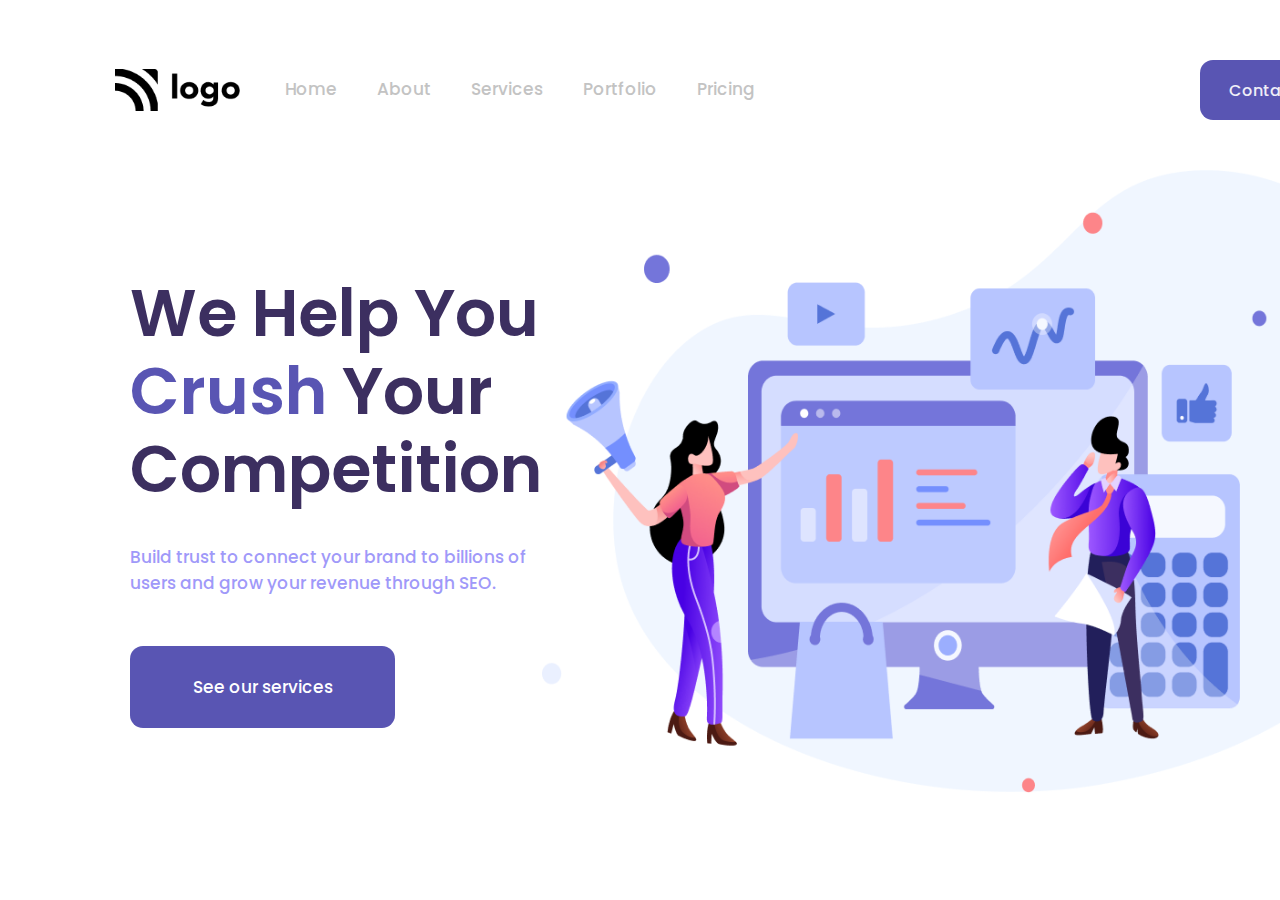
<file: Pure Html and Css Web Pages/Assignment Projects/1. Project 25th July/Index.html>
<!DOCTYPE html>
<html lang="en">
<head>
    <meta charset="UTF-8">
    <meta name="viewport" content="width=device-width, initial-scale=1.0">
    <title>Loco</title>
    <link rel="stylesheet" href="./style/style.css">
    <link rel="preconnect" href="https://fonts.googleapis.com">
<link rel="preconnect" href="https://fonts.gstatic.com" crossorigin>
<link href="https://fonts.googleapis.com/css2?family=Poppins&display=swap" rel="stylesheet">
</head>
<body>
    <nav>
        <div class="nav">
            <div class="logo">
                <img src="./assets/Logo.png" alt="">
            </div>
            <div class="list">
                <div class="container">
                <div class="items">Home</div>
                <div class="items">About</div>
                <div class="items">Services</div>
                <div class="items">Portfolio</div>
                <div class="items">Pricing</div>
                </div>
           </div>
           <div class="button-group">
            <div>
                <button class="button">Contact Us</button>
            </div>
           </div>
        </div>
    </nav>
    <!-- Main section -->
    <div class="Main">
        <section class="main-sec">
            <div class="first-container">
                <div>
                    <h1 class="heading-text">
                        We Help You <span>Crush</span> Your Competition
                      </h1>
                      <p class="description">
                        Build trust to connect your brand to billions of users and grow
                        your revenue through SEO.
                      </p>
                      <button class="nav-button btn">See our services</button>
                </div>
                <!-- right text -->
                <div>
                    <img src="./assets/Header Illustration.png" alt="">
                </div>
            </div>
        </section>

    </div>    
</body>
</html>
</file>
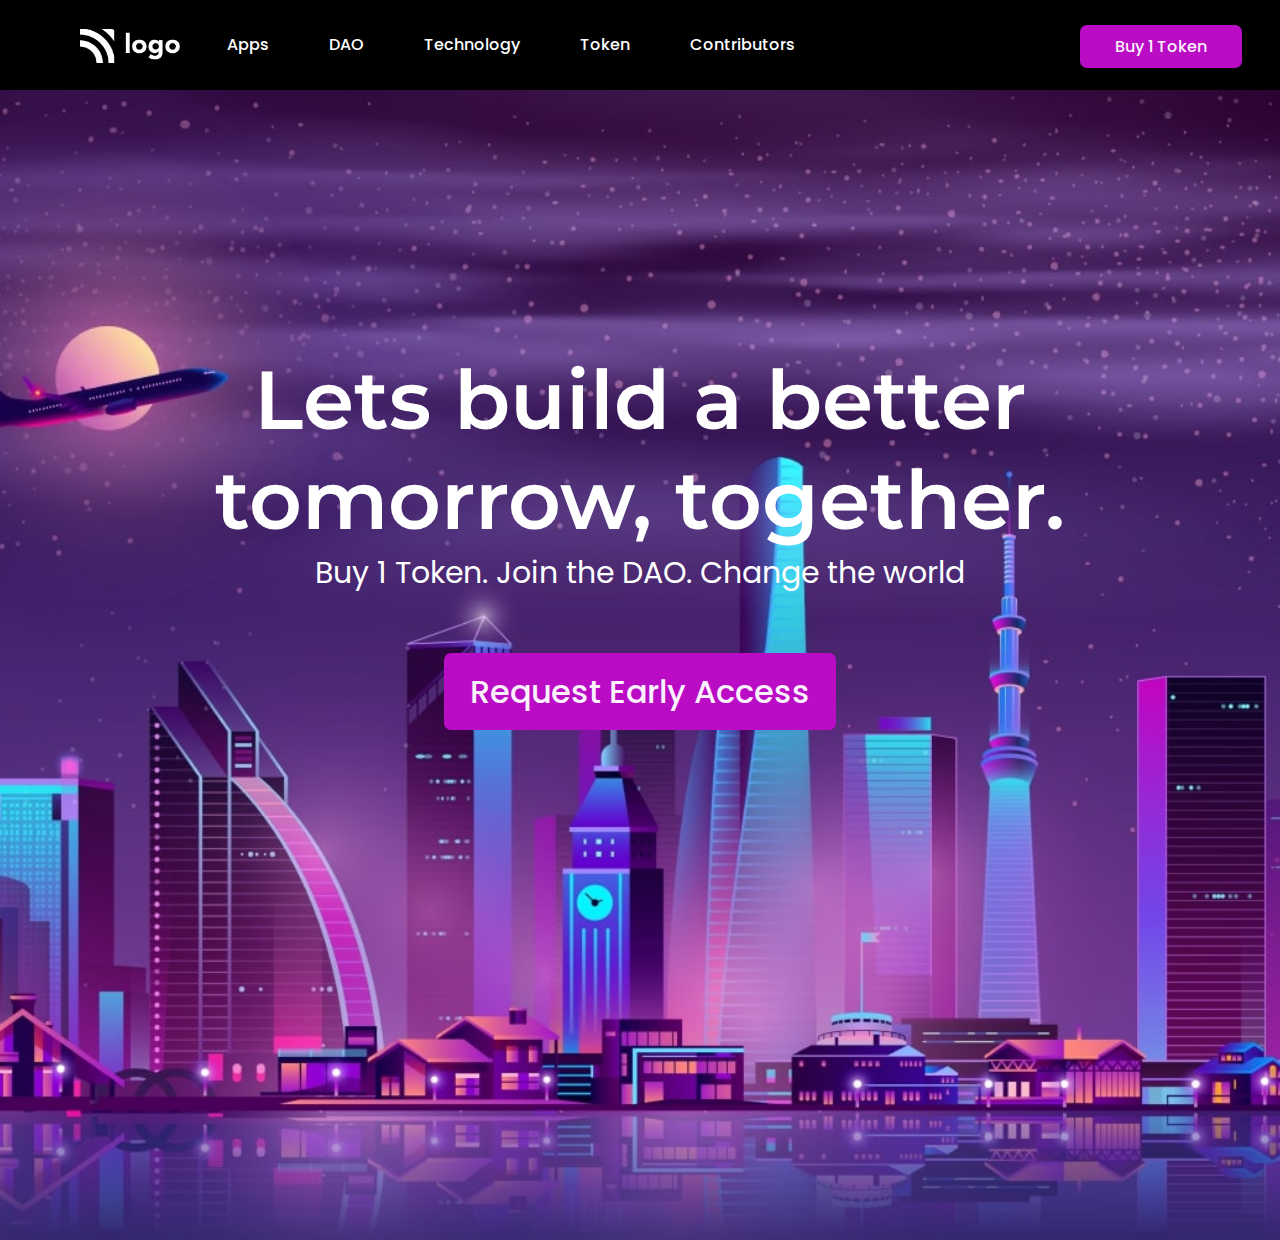
<file: Pure Html and Css Web Pages/Assignment Projects/2. Project 26th July/Index.html>
<!DOCTYPE html>
<html lang="en">
  <head>
    <meta charset="UTF-8" />
    <meta http-equiv="X-UA-Compatible" content="IE=edge" />
    <meta name="viewport" content="width=device-width, initial-scale=1.0" />
    <link rel="stylesheet" href="style.css" />
    <link rel="preconnect" href="https://fonts.googleapis.com" />
    <link rel="preconnect" href="https://fonts.gstatic.com" crossorigin />
    <link
      href="https://fonts.googleapis.com/css2?family=Poppins:wght@200;300;400;500;600;700;800&display=swap"
      rel="stylesheet"
    />
    <link rel="preconnect" href="https://fonts.googleapis.com" />
    <link rel="preconnect" href="https://fonts.gstatic.com" crossorigin />
    <link
      href="https://fonts.googleapis.com/css2?family=Montserrat:wght@600;700;800&display=swap"
      rel="stylesheet"
    />

    <title>Crypto Market</title>
  </head>
  <body>
    <div class="container">
      <section aria-label="navbar">
        <nav class="navbar">
          <div>
            <img src="./assets/white-logo.png" alt="logo" class="logo" />
          </div>
          <div class="line"></div>
          <div class="grow-list">
            <ul class="list">
              <li class="list-item">Apps</li>
              <li class="list-item">DAO</li>
              <li class="list-item">Technology</li>
              <li class="list-item">Token</li>
              <li class="list-item">Contributors</li>
            </ul>
          </div>
          <div>
            <button class="button-small">Buy 1 Token</button>
          </div>
        </nav>
      </section>
      <!-- Hero Section -->
      <section aria-label="hero">
        <div class="hero">
          <h1 class="hero-heading">Lets build a better tomorrow, together.</h1>
          <p class="hero-description">
            Buy 1 Token. Join the DAO. Change the world
          </p>
          <button class="button-large">Request Early Access</button>
        </div>
      </section>
    </div>
  </body>
</html>
</file>
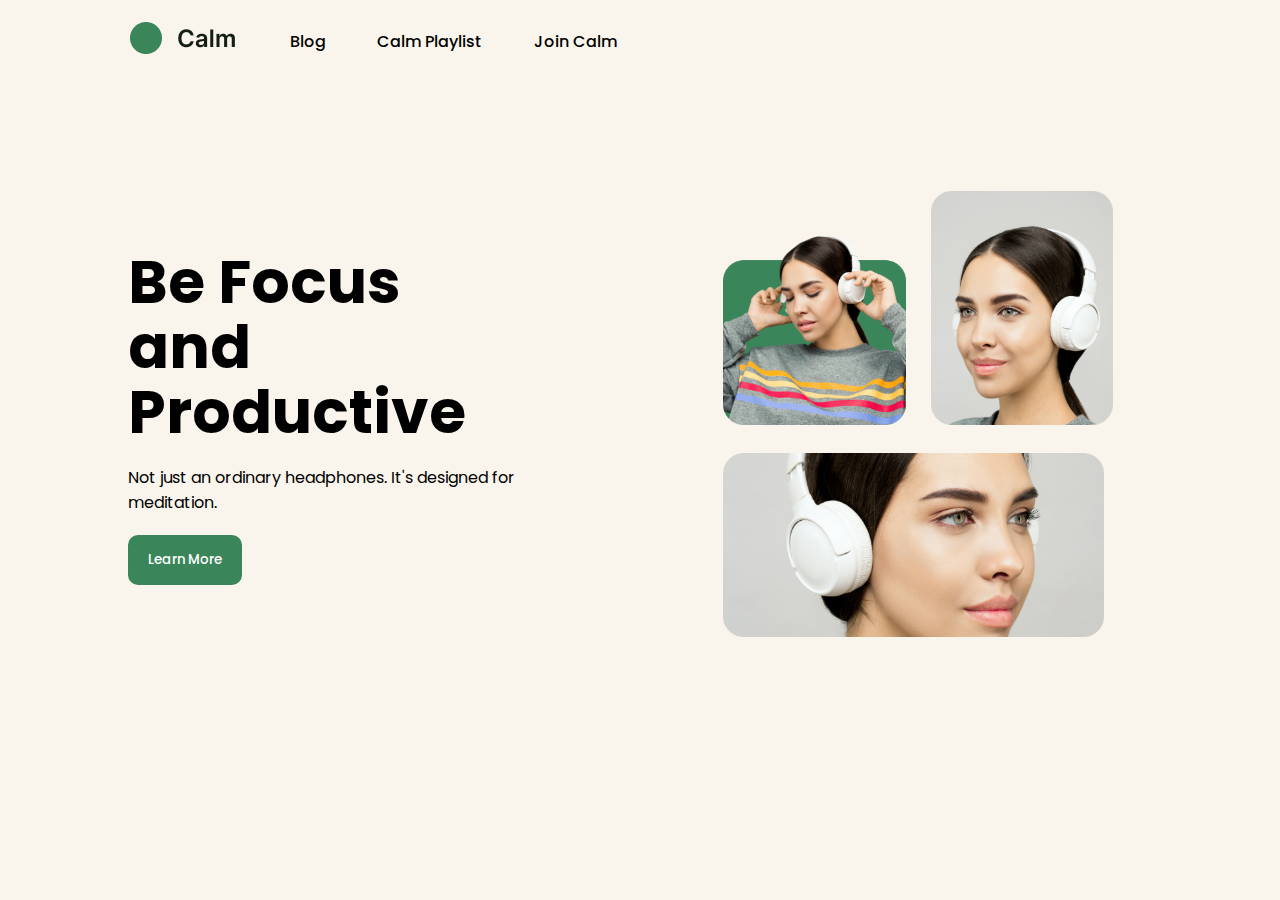
<file: Pure Html and Css Web Pages/Class projects/4. Project 29th July/Index.html>
<!DOCTYPE html>
<html lang="en">
<head>
    <meta charset="UTF-8">
    <meta http-equiv="X-UA-Compatible" content="IE=edge">
    <meta name="viewport" content="width=device-width, initial-scale=1.0">
    <link rel="stylesheet" href="./style/style.css">
    <title>Project 1</title>
    <link rel="preconnect" href="https://fonts.googleapis.com">
    <link rel="preconnect" href="https://fonts.gstatic.com" crossorigin>
    <link href="https://fonts.googleapis.com/css2?family=Poppins:ital,wght@0,200;0,300;0,400;0,500;0,600;1,400;1,500;1,600&display=swap" rel="stylesheet">
</head>
<body>
    <!-- Navbar -->
    <nav>
        <ul>
            <li> <img src="./images/logo.png"/> </li>
            <li>Blog</li>
            <li>Calm Playlist</li>
            <li>Join Calm</li>
        </ul>
    </nav>
    <!--  Main Section -->
    <main>
        <!-- Left Section -->
        <div class="leftmain">
            <h1>Be Focus and Productive</h1>
            <p>Not just an ordinary headphones. It's designed for meditation.</p>
            <button>Learn More</button>
        </div>
        <!-- Right Section -->
        <div class="rightmain">
            <!-- Upper Image -->
            <div>
                <img src="./images/img1.png" alt="Image 1">
                <img src="./images/img2.png" alt="">
            </div>
            <!-- Lower Image -->
            <div>
                <img src="./images/img3.png" alt="Image 3">
            </div>

        </div>
    </main>

</body>
</html>
</file>
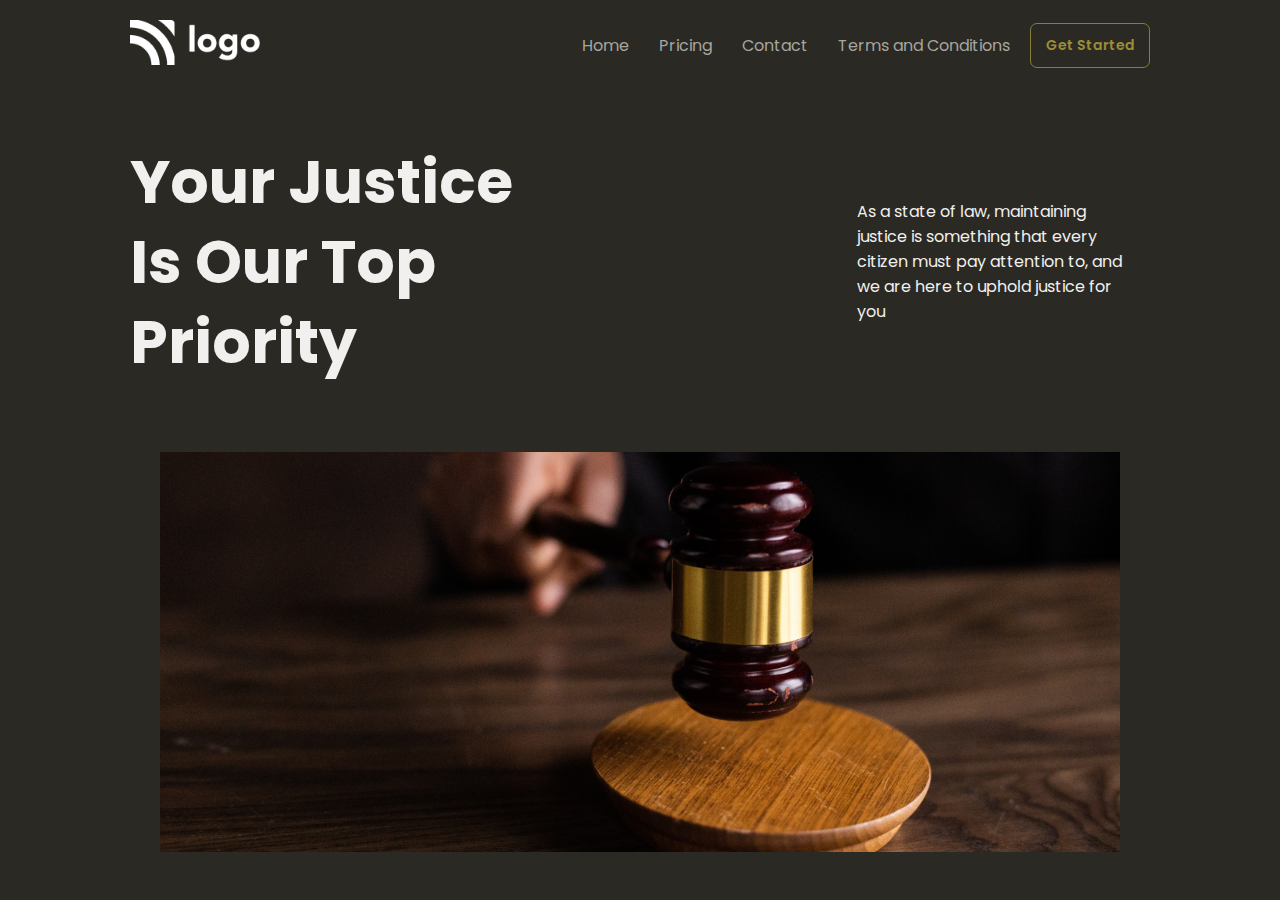
<file: Pure Html and Css Web Pages/Class projects/6. Project 29th July/Index.html>
<!DOCTYPE html>
<html lang="en">
<head>
    <meta charset="UTF-8">
    <meta http-equiv="X-UA-Compatible" content="IE=edge">
    <meta name="viewport" content="width=device-width, initial-scale=1.0">
    <title>Justice</title>
    <link rel="stylesheet" href="./Style/style.css">
    <link rel="preconnect" href="https://fonts.googleapis.com">
    <link rel="preconnect" href="https://fonts.gstatic.com" crossorigin>
    <link href="https://fonts.googleapis.com/css2?family=Poppins:ital,wght@0,200;0,300;0,400;0,500;0,600;0,700;1,400;1,500;1,600&display=swap" rel="stylesheet">
</head>
<body>
    <div class="body">
        <div class="container">
            <nav class="navbar" aria-label="Navbar">
                <div class="logo">
                    <img src="./assets/white-logo.png" alt="">
                </div>
                <div class="nav-items">
                    <ul class="grow-list">
                        <li class="list-item">Home</li>
                        <li class="list-item">Pricing</li>
                        <li class="list-item">Contact</li>
                        <li class="list-item">Terms and Conditions</li>
                    </ul>
                    <button type="text">Get Started</button>
                </div>
            </nav>
        </div>
        <section class="main-section">
            <div class="main-upper">
                <h1>Your Justice Is Our Top Priority</h1>
                <p>
                    As a state of law, maintaining justice is something that every citizen must pay attention to, and we are here to uphold justice for you
                </p>
            </div>
            <div class="main-lower">
                <img src="./assets/banner.png" alt="">
            </div>
        </section>
    </div>
</body>
</html>
</file>
<file: Pure Html and Css Web Pages/Assignment Projects/1. Project 25th July/style/style.css>
*{
    font-family: 'Poppins', sans-serif;
    margin: 0;
    padding: 0;
}
body{
    max-width: 1440px;
    margin-left:auto;
    margin-right:auto;
}

.nav{
    margin: 60px 0px 0px 55px;
    font-family: 'Poppins', sans-serif;
    font-weight: 500;
    font-size: 17px;
    color: #c3c3c3;
    display: flex;
    justify-content: space-around;
}

.nav>div>img{
    margin-top: 9px;
    margin-left: 60px;
    height: 42px;
    width: 125px;
}

.list{
    margin-right: 425px;
    margin-left: 45px;
    padding-left: 0px;
}

.container{
    margin-top: 16px;
    display: flex;
    list-style: none;
    justify-items: start;
    gap: 40px;
    cursor: pointer;
}

.items:hover{
    color: #111111;
}

.button-group{
    margin-right: 100px;
    margin-left: 20px
}

.button{
    background-color: #5955b3;
    border: none;
    color: #efeef7;
    font-family: 'Poppins', sans-serif;
    cursor: pointer;
}


.button::after{
    content: '';
    transform: scale(0);
}

.button:hover{
    transform: scale(1.08);
}

.button{
    height: 60px;
    width: 150px;
    border-radius: 13px;
    font-weight: 500;
    font-size: 16px;
}

.first-container{
     display: flex;
}

.heading-text{
    font-size: 65px;
    color: #3c2f60;
    margin: 0px 0px 0px 0px;
    line-height: 78px;
    font-weight: 600;
}

.heading-text span{
    color: #5955b3;
    margin: 0;
    padding: 0;
}

.first-container div:nth-child(1){
    margin: 155px 0px 0px 130px;
}

/* description text */

.description{
    font-weight: 500;
    font-size: 17px;
    color: #9f99f9;
    width: 400px;
    margin-top:35px;
}

.btn{
    margin-top: 50px;
    height: 82px;
    width: 265px;
    border-radius: 13px;
    font-weight: 500;
    font-size: 17px;
    background-color:#5955b3;
    border: none;
    color: #fff;
    cursor: pointer;
}

.first-container div:last-child{
    margin-top: 50px;
}

.first-container div img{
    width: 800px;
}

.btn:hover{
    transform: scale(1.03);
}
</file>
<file: Pure Html and Css Web Pages/Assignment Projects/2. Project 26th July/style.css>
/* You can not modify anything in the HTML */
/* You can only modify the CSS file */



* {
    font-family: Poppins;
    margin: 0;
    padding: 0;
}



/* NAVBAR */ 

.navbar {
    display: flex;
    background-color: #000000;
    justify-content: space-between;
    height: 90px;
}
/* line */
.navbar div:nth-child(2) {
    background-color: #fff;
    height: 50px;
    width: 1px;
    margin: 20px 0px 0px 0px;
}
/*logo*/
.navbar div:nth-child(1){
    margin: 25px 10px 0px 80px;
}
nav div img {
    margin: 4px 12px 0px 0px;
    width: 100px;
}
/* Navbar list */
.list {
    display: flex;
    list-style: none;
    gap: 60px;
    color: #ffffff;
    margin: 32px 285px 0px 25px;
    font-size: 16px;
    font-weight: 500;
}
.list-item {
    cursor: pointer;
}
.list-item::after {
    position: relative;
    top: -2px;
    content: "";
    display: inline-block;
    width: 5px;
    height: 5px;
    border-right: 2px solid #ffffff;
    border-top: 2px solid #ffffff;
    margin-left: 2px;
    opacity: 0;
}
.list-item:hover::after {
    opacity: 1;
    left: 10px;
    transform: rotate(135deg);
    transition: transform .2s ease-in-out;
}




/*Navbar Button*/
.button-small {
    margin: 25px 98px 0px 0px;
    height: 43px;
    width: 162px;
    border-radius: 7px;
    background-color: #ba0cc5;
    color: #fbf1fc;
    font-size: 16px;
    font-weight: 500;
    border: none;
    cursor: pointer;
}
.button-small:hover {
    transform: scale(1.07);
    transition: transform .2s ease-in-out;
}

/* Hero Section */

.hero {
    display: flex;
    flex-direction: column;
    justify-content: center;
    align-items: center;
    background-image:url('./assets/bg.jpg');
    height: 100vh;
    background-repeat: no-repeat;
    background-position: center;
    background-size: cover;
    padding-bottom: 250px;
}

.hero-heading {
    font-size: 82px;
    color: #ffffff;
    width: 900px;
    text-align: center;
    font-weight: 600;
    line-height: 100px;
    /* margin-top: 30px; */
    font-family: Montserrat;
}

.hero-description {
    font-size: 30px;
    color: #ffffff;
    font-weight: 400;
}

.button-large {
    height: 77px;
    width: 392px;
    border-radius: 7px;
    background-color: #ba0cc5;
    color: #fbf1fc;
    font-size: 32px;
    font-weight: 500;
    border: none;
    margin-top: 57px;
    cursor: pointer;
}

.button-large:hover {
    transform: scale(1.05);
    transition: transform .2s ease-in-out;
}
</file>
<file: Pure Html and Css Web Pages/Class projects/4. Project 29th July/style/style.css>
*{
    margin: 0;
    padding: 0;
    box-sizing: border-box; /* Search */
    background: #F9F5ED;
    font-family: 'Poppins', sans-serif;
}

body{
    max-width: 1440px;
    margin-left: auto;
    margin-right: auto;
}


nav{
    padding: 20px 10%;
    height: 15vh;
}

nav ul {
    display: flex;
    align-items: center;

}

nav ul li {
    list-style: none;
    margin-right: 5%;
    /* gap: 50px; */
    font-weight: 500;
}


/* CSS for HERO Section */

main{
    display: flex;
    align-items: center;
    justify-content: center;
    margin-left: 10%;
}

.leftmain{
    width: 40%;
}

.leftmain h1{
    font-size: 60px;
    line-height: 65px;
}

.leftmain p{
    margin: 5% 0;
}

.leftmain button{
    padding: 15px 20px;
    border: none;
    background-color: #3b855b;
    border-radius: 10px;
    color: white;
    font-weight: 500;
}

.rightmain{
    width: 60%;
    margin-left: 12%;
    padding: 4%;
}

.rightmain div img  {
    margin: 2%;
    
}
.rightmain div:first-child img{
    width: 35%;
}
.rightmain div:nth-child(2) img{
    width: 73%;
}
</file>
<file: Pure Html and Css Web Pages/Class projects/6. Project 29th July/Style/style.css>
* {
    margin: 0;
    padding: 0;
    box-sizing: border-box;
    font-family: 'Poppins', sans-serif;
    background-color: #2b2923;
}
.body {
    max-width: 1440px;
    /* margin-left: auto;
    margin-right: auto; */
}

.navbar {
    display: flex;
    color: #f1f0ee;
    justify-content: space-between;
    align-items: center;
    margin: 20px 130px 0px 130px;
}
.nav-items {
    display: flex;
    justify-content: center;
    align-items: center;
}

.grow-list {
    display: flex;
    list-style: none;
    color: #a7a59f;
    gap:30px;
    margin: 0px 20px 0px 0px;
}
.list-item:hover {
    color: #ffffff;
    cursor: pointer;
}


.logo img {
    width: 130px;
}


.nav-items button {
    color: #9d8d36;
    border: 1px solid #8b7e33;
    border-radius: 7px;
    height: 45px;
    width: 120px;
    font-weight: 600;
    font-size: 14px;
}
.nav-items button:hover {
    cursor: pointer;
    transform: scale(1.05);
    transition: all .15s ease-in-out;
}



.main-section {
    margin-top: 30px;
    margin-left: 130px;
    margin-right: 130px;
}

.main-upper {
    display: flex;
    align-items: center;
    justify-content: space-between;
    margin-bottom: 70px;
    margin-top: 70px;
}

.main-upper h1 {
    width: 50%;
    color: #f1f0ee;
    font-size: 60px;
    margin-right: 60px;
    line-height: 80px;
}

.main-upper p {
    width: 50%;
    color: #f1f0ee;
    /* margin-right: 55px; */
    margin-left: 40px;
    /* margin-right: 3vw;
    margin-left: 1vw; */
    padding-left: 180px;
    padding-right: 25px;
}


.main-lower img {
    width: 75vw;
    max-width: 1200px;
}

.main-lower {
    display: flex;
    justify-content: center;
}
</file>
